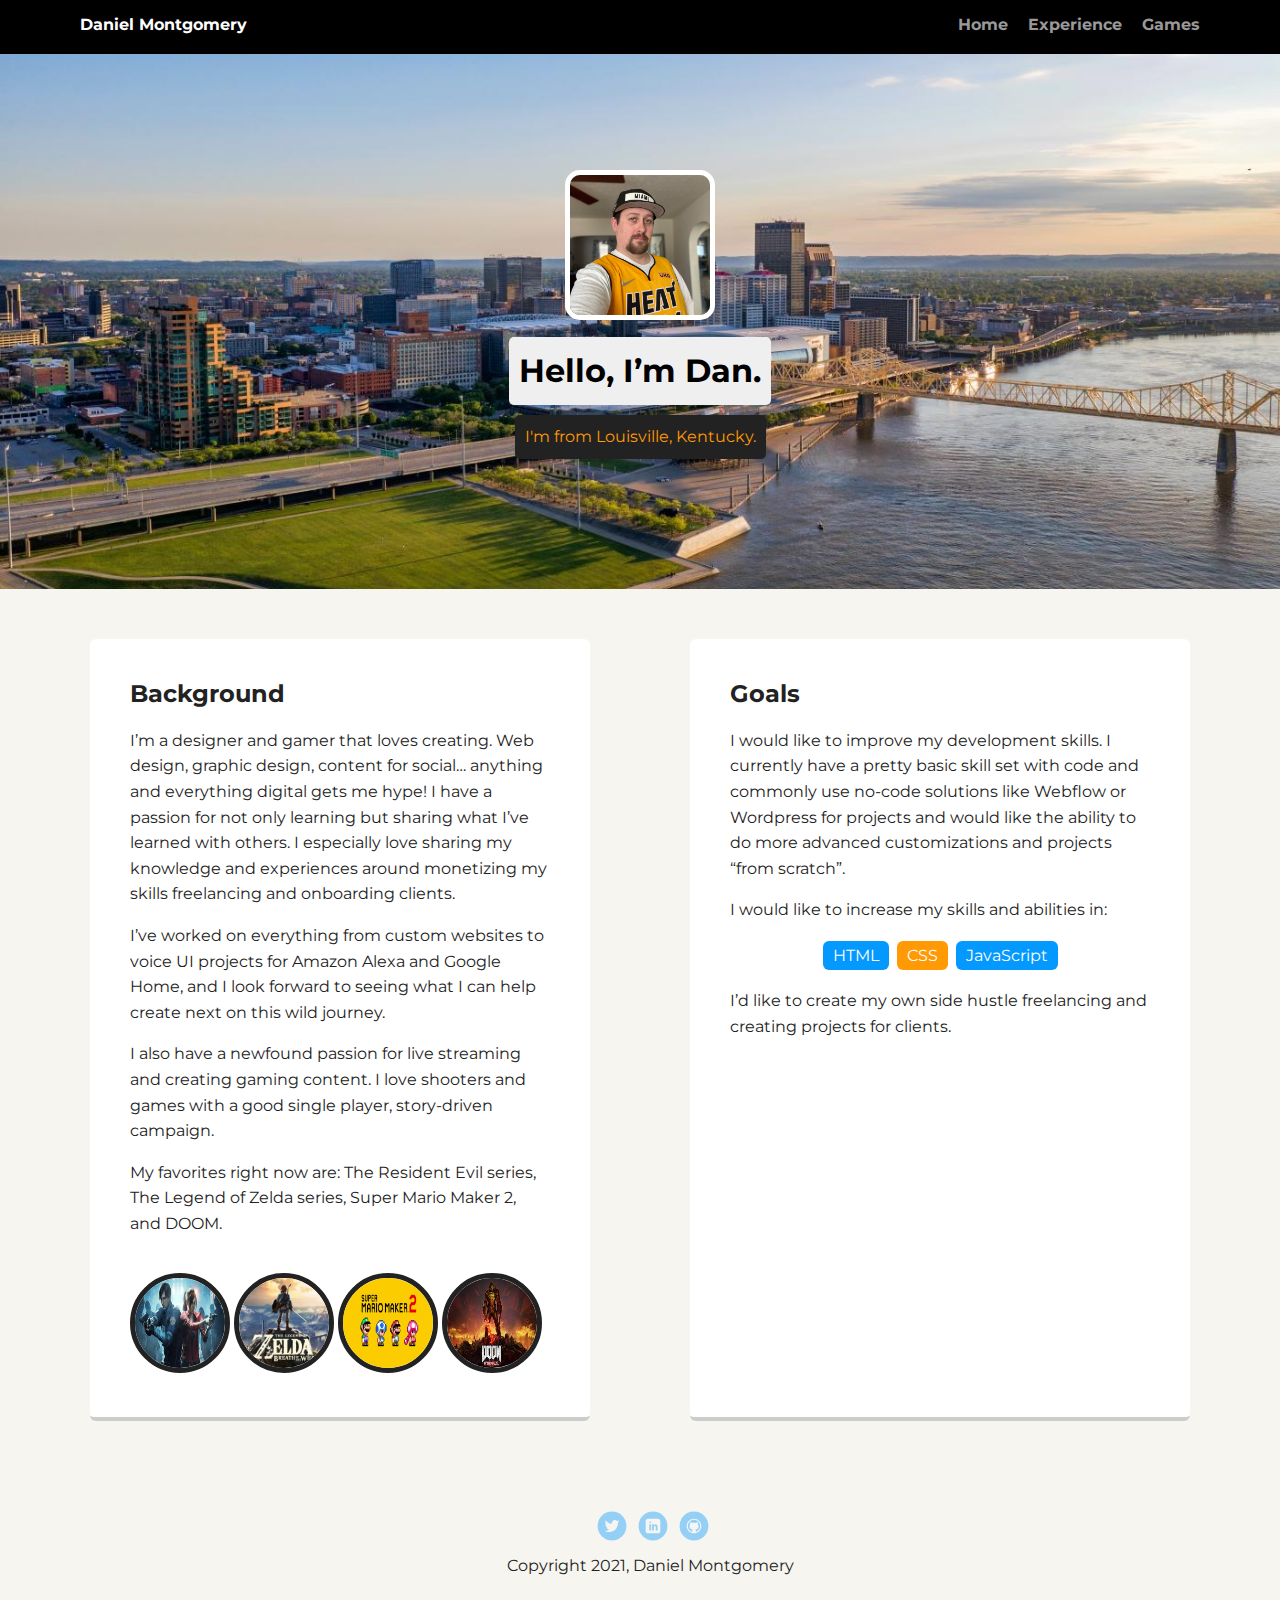
<file: profile_page_v1/index.html>
<!doctype html>
<html lang="en">
<head>
  <meta charset="utf-8">
  <title>Daniel Montgomery's Profile</title>
  <meta name="viewport" content="width=device-width, initial-scale=1.0">
  <link rel="stylesheet" href="styles.css">
  <link rel="preconnect" href="https://fonts.googleapis.com">
  <link rel="preconnect" href="https://fonts.gstatic.com" crossorigin>
  <link href="https://fonts.googleapis.com/css2?family=Montserrat:wght@300;400;500;700;900&display=swap" rel="stylesheet"></head>
  <body>

    <nav class="main-nav">
        <ul class="nav">
          <li class="name">Daniel Montgomery</li>
          <li><a href="index.html">Home</a></li>
          <li><a href="experience.html">Experience</a></li>
          <li><a href="games.html">Games</a></li>
        </ul>
      </nav>

    <header>
      <img src="images/Dan.jpeg" alt="Photograph of Daniel Montgomery" class="profile-image">
      <h1 class="tag name">Hello, I’m Dan.</h1>
      <p class="tag location">I'm from Louisville, Kentucky.</p>
    </header>

    <main class="flex">
      <section class="card">
        <h2>Background</h2>
        <p>I’m a designer and gamer that loves creating. Web design, graphic design, content for social… anything and everything digital gets me hype! I have a passion for not only learning but sharing what I’ve learned with others. I especially love sharing my knowledge and experiences around monetizing my skills freelancing and onboarding clients.</p>
        <p>I’ve worked on everything from custom websites to voice UI projects for Amazon Alexa and Google Home, and I look forward to seeing what I can help create next on this wild journey.</p> 
        <p> I also have a newfound passion for live streaming and creating gaming content. I love shooters and games with a good single player, story-driven campaign.</p>
        <p>My favorites right now are: The Resident Evil series, The Legend of Zelda series, Super Mario Maker 2, and DOOM.</p>
        <img src="images/residentevil.jpeg" alt="Photograph of Daniel Montgomery" class="game-image">
        <img src="images/legendofzelda.jpeg" alt="Photograph of Daniel Montgomery" class="game-image">
        <img src="images/mariomaker.jpg" alt="Photograph of Daniel Montgomery" class="game-image">
        <img src="images/doom.jpeg" alt="Photograph of Daniel Montgomery" class="game-image">
      </section> 

      <section class="card">
        <h2>Goals</h2>
        <p>I would like to improve my development skills. I currently have a pretty basic skill set with code and commonly use no-code solutions like Webflow or Wordpress for projects and would like the ability to do more advanced customizations and projects “from scratch”.</p>
        <p>I would like to increase my skills and abilities in:</p>
        <ul class="skills">
          <li>HTML</li>
          <li>CSS</li>
          <li>JavaScript</li>
        </ul>
        <p>I’d like to create my own side hustle freelancing and creating projects for clients.</p>
      </section> 

    </main>
    <footer>
      <ul>
        <li><a href="https://twitter.com/nocodedan" class="social twitter">Twitter</a></li>
        <li><a href="https://linkedin.com/in/nocodedan" class="social linkedin">LinkedIn</a></li>
        <li><a href="https://github.com/danclinton" class="social github">Github</a></li>
      </ul>
      <p class="copyright">Copyright 2021, Daniel Montgomery</p>
    </footer>
  </body>
  </html>
</file>
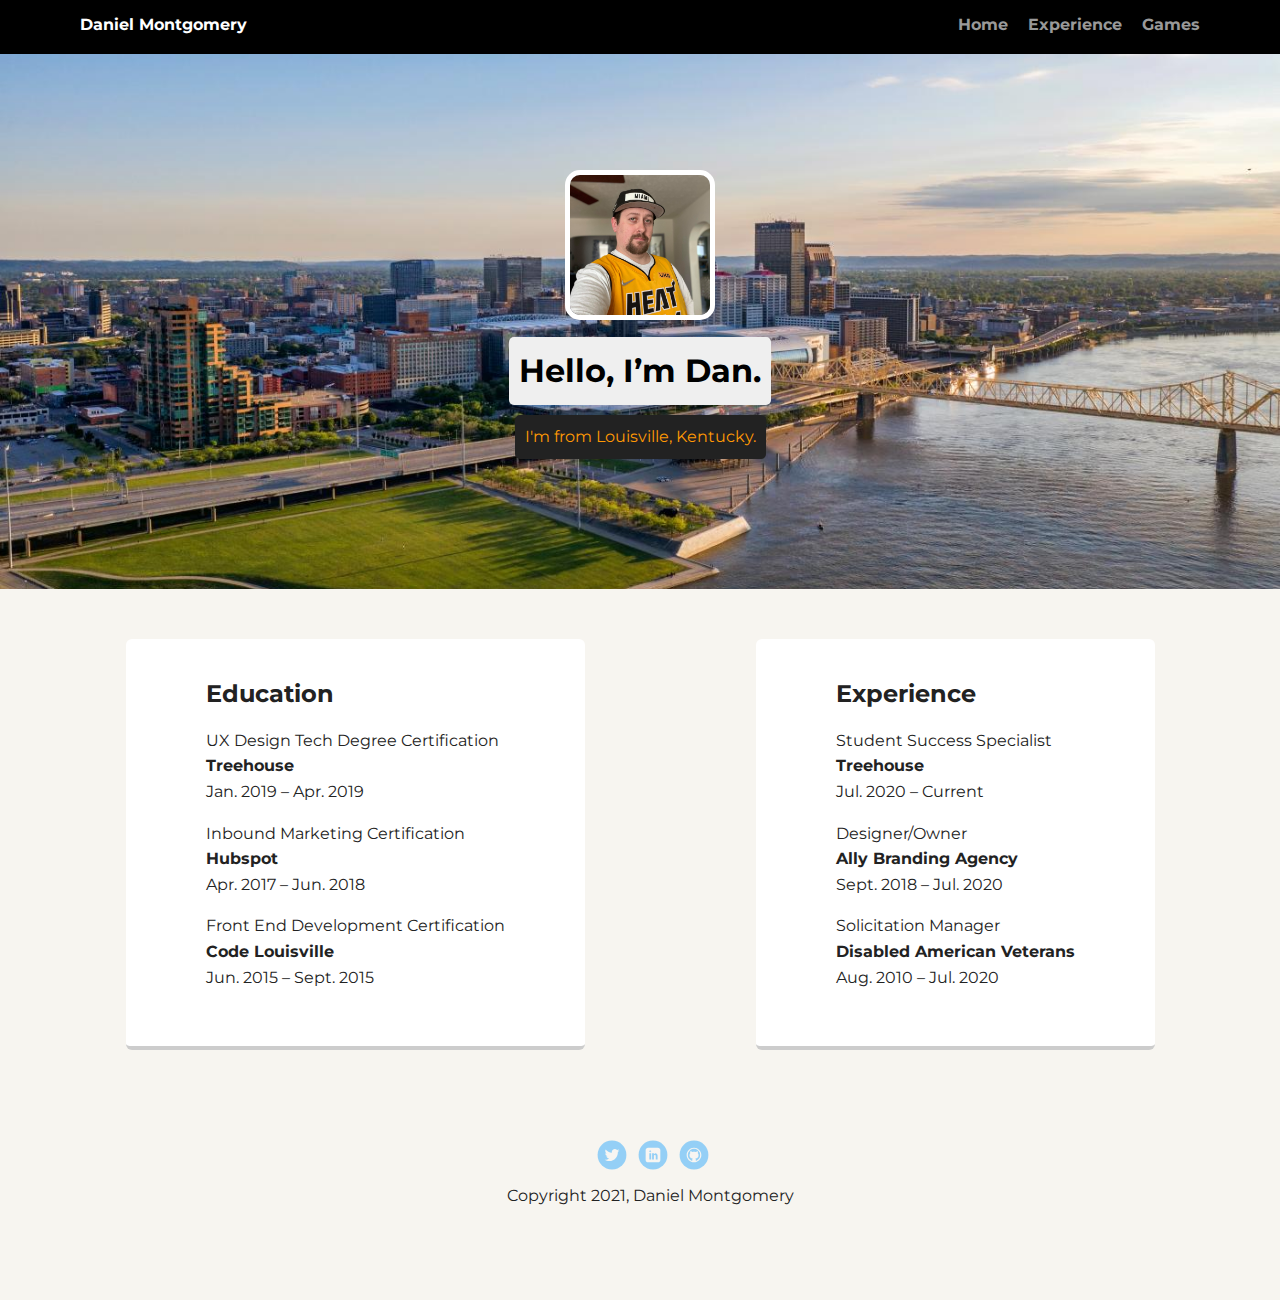
<file: profile_page_v1/experience.html>
<!doctype html>
<html lang="en">
<head>
  <meta charset="utf-8">
  <title>Daniel Montgomery's Profile</title>
  <meta name="viewport" content="width=device-width, initial-scale=1.0">
  <link rel="stylesheet" href="styles.css">
  <link rel="preconnect" href="https://fonts.googleapis.com">
  <link rel="preconnect" href="https://fonts.gstatic.com" crossorigin>
  <link href="https://fonts.googleapis.com/css2?family=Montserrat:wght@300;400;500;700;900&display=swap" rel="stylesheet"></head>
  <body>

    <nav class="main-nav">
        <ul class="nav">
          <li class="name">Daniel Montgomery</li>
          <li><a href="index.html">Home</a></li>
          <li><a href="experience.html">Experience</a></li>
          <li><a href="games.html">Games</a></li>
        </ul>
      </nav>

    <header>
      <img src="images/Dan.jpeg" alt="Photograph of Daniel Montgomery" class="profile-image">
      <h1 class="tag name">Hello, I’m Dan.</h1>
      <p class="tag location">I'm from Louisville, Kentucky.</p>
    </header>

    <main class="flex">
      <section class="expcard">
      <h2>Education</h2>
        <p>UX Design Tech Degree Certification
        <br><b>Treehouse</b>
        <br>Jan. 2019 – Apr. 2019</p>

        <p>Inbound Marketing Certification
        <br><b>Hubspot</b>
        <br>Apr. 2017 – Jun. 2018</p>

        <p>Front End Development Certification
        <br><b>Code Louisville</b>
        <br>Jun. 2015 – Sept. 2015</p>
        </section> 

      <section class="expcard">
        <h2>Experience</h2>
            <p>Student Success Specialist
            <br><b>Treehouse</b>
            <br>Jul. 2020 – Current</p>
     
             <p>Designer/Owner
             <br><b>Ally Branding Agency</b>
             <br>Sept. 2018 – Jul. 2020</p>
     
             <p>Solicitation Manager
             <br><b>Disabled American Veterans</b>
             <br>Aug. 2010 – Jul. 2020</p>
             </section> 

    </main>
    <footer>
      <ul>
        <li><a href="https://twitter.com/nocodedan" class="social twitter">Twitter</a></li>
        <li><a href="https://linkedin.com/in/nocodedan" class="social linkedin">LinkedIn</a></li>
        <li><a href="https://github.com/danclinton" class="social github">Github</a></li>
      </ul>
      <p class="copyright">Copyright 2021, Daniel Montgomery</p>
    </footer>
  </body>
  </html>
</file>
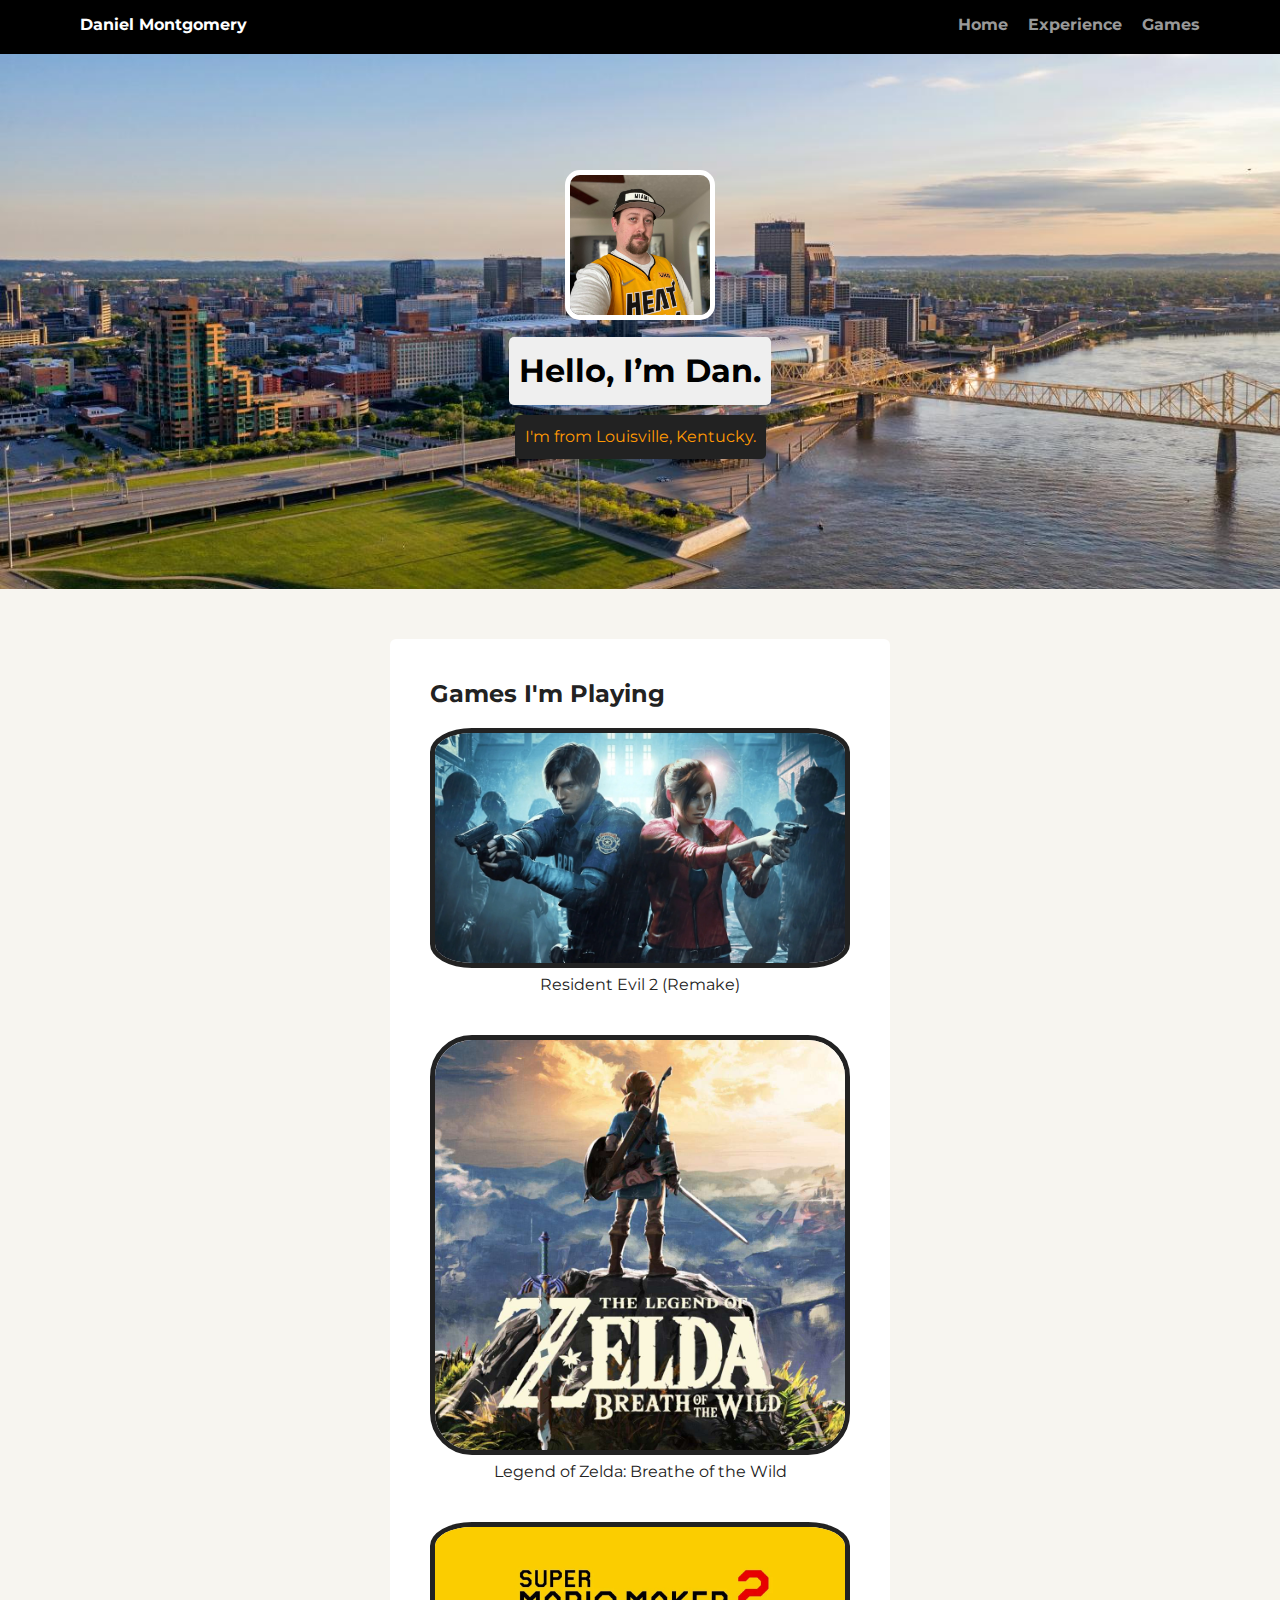
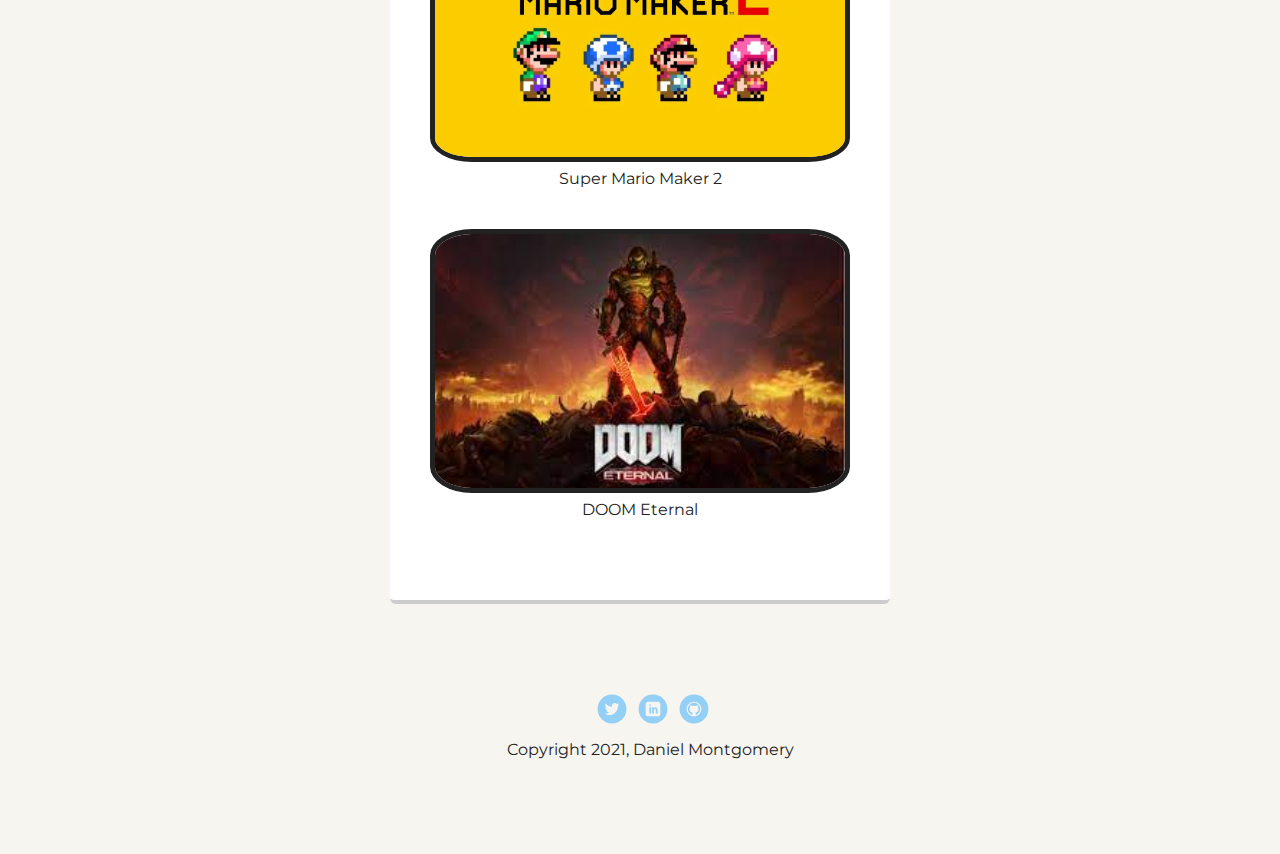
<file: profile_page_v1/games.html>
<!doctype html>
<html lang="en">
<head>
  <meta charset="utf-8">
  <title>Daniel Montgomery's Profile</title>
  <meta name="viewport" content="width=device-width, initial-scale=1.0">
  <link rel="stylesheet" href="styles.css">
  <link rel="preconnect" href="https://fonts.googleapis.com">
  <link rel="preconnect" href="https://fonts.gstatic.com" crossorigin>
  <link href="https://fonts.googleapis.com/css2?family=Montserrat:wght@300;400;500;700;900&display=swap" rel="stylesheet"></head>
  <body>

    <nav class="main-nav">
        <ul class="nav">
          <li class="name">Daniel Montgomery</li>
          <li><a href="index.html">Home</a></li>
          <li><a href="experience.html">Experience</a></li>
          <li><a href="games.html">Games</a></li>
        </ul>
      </nav>

    <header>
      <img src="images/Dan.jpeg" alt="Photograph of Daniel Montgomery" class="profile-image">
      <h1 class="tag name">Hello, I’m Dan.</h1>
      <p class="tag location">I'm from Louisville, Kentucky.</p>
    </header>

    <main class="flex">
      <section class="card">
        <h2>Games I'm Playing</h2>
        <img src="images/residentevil.jpeg" alt="Photograph of Daniel Montgomery" class="gamepage-image">
        <p class="gametitles">Resident Evil 2 (Remake)</p>
        <img src="images/legendofzelda.jpeg" alt="Photograph of Daniel Montgomery" class="gamepage-image">
        <p class="gametitles">Legend of Zelda: Breathe of the Wild</p> 
        <img src="images/mariomaker.jpg" alt="Photograph of Daniel Montgomery" class="gamepage-image">
        <p class="gametitles">Super Mario Maker 2</p>
        <img src="images/doom.jpeg" alt="Photograph of Daniel Montgomery" class="gamepage-image">
        <p class="gametitles">DOOM Eternal</p>
      </section> 

    </main>
    <footer>
      <ul>
        <li><a href="https://twitter.com/nocodedan" class="social twitter">Twitter</a></li>
        <li><a href="https://linkedin.com/in/nocodedan" class="social linkedin">LinkedIn</a></li>
        <li><a href="https://github.com/danclinton" class="social github">Github</a></li>
      </ul>
      <p class="copyright">Copyright 2021, Daniel Montgomery</p>
    </footer>
  </body>
  </html>
</file>
<file: profile_page_v1/styles.css>
/* Global Layout Set-up */
* { 
  box-sizing: border-box;
}
  
body {
  margin: 0;
  padding: 0;
  text-align: center;
  font-family: 'Montserrat', sans-serif;
  color: #222;
  background: #f7f5f0;
}
/* Link Styles */

a {
  text-decoration: none;
  color: #999;
}
a:hover {
  color: #6633ff;
}

/* Section Styles */

.main-nav {
  width: 100%;
  background: black;
  min-height: 30px;
  padding: 10px;
  position: fixed;
  text-align: center;
}
.nav {
  display: flex;
  justify-content: space-around;
  font-weight: 700;
  list-style-type: none;
  margin: 0 auto;
  padding: 0;
}

.nav .name {
    display: block;
    margin-right: auto;
    color: white;
}
.nav li {
  padding: 5px 10px 10px 10px;
}
.nav a {
  transition: all .5s;
}
.nav a:hover {
  color: white
}

header {
  text-align: center;
  background: url('images/louskyline.jpeg') no-repeat top center ;
  background-size: cover;
  overflow: hidden;
  padding: 120px 0px;
}
header {
  line-height: 1.5;
}
header .profile-image {
  margin-top: 50px;
  width: 150px;
  height: 150px;
  border-radius: 10%;
  border: 5px solid white;
  transition: all .5s;
}
header .profile-image:hover {
  transform: scale(1.2) rotate(360deg);
}
.tag {
  background-color: #efefef;
  color: black;
  padding: 10px;
  border-radius: 5px;
  display: table;
  margin: 10px auto;
} 
.location {
  background-color: #222;
  color: #ff9904;
}
.card {
  margin: 30px;
  padding: 20px 40px 40px;
  max-width: 500px;
  text-align: left;
  background: #fff;
  border-bottom: 4px solid #ccc;
  border-radius: 6px;
  transition: all .5s;
}
.card:hover {
  border-color: #ff99ff;
}
.card .game-image {
  margin-top: 20px;
  width: 100px;
  height: 100px;
  border-radius: 50%;
  border: 5px solid #222;
  transition: all .5s;
}
.game-image:hover {
  transform: scale(1.7) rotate(360deg);
}
.card .gamepage-image {
  margin-top: 0px;
  width: 100%;
  height: auto;
  border-radius: 10%;
  border: 5px solid #222;
  transition: all .5s;
}


.expcard {
  margin: 30px;
  padding: 20px 80px 40px;
  max-width: 500px;
  text-align: left;
  background: #fff;
  border-bottom: 4px solid #ccc;
  border-radius: 6px;
  transition: all .5s;
}
.expcard:hover {
  border-color: #ff99ff;
}

.boldtext {
font-weight: 700;

}


ul.skills {
  padding: 0;
  text-align: center;
}

.skills li {
  border-radius: 6px;
  display: inline-block;
  background: #ff9904;
  color: white;
  padding: 5px 10px;
  margin: 2px;
}

.skills li:nth-child(odd) {
  background: #0399ff;
}

.gametitles {
margin-top: 0px;
padding-bottom: 5%;
text-align: center;
}

footer {
  width: 100%;
  min-height: 30px;
  padding: 20px 0 40px 20px;
}

footer .copyright {
  top: -8px;
  font-size: .75em;
}

footer ul {
  list-style-type: none;
  margin: 0;
  padding: 0;
}

footer ul li {
  display: inline-block;
}

a.social {
  display: inline-block;
  text-indent: -9999px;
  margin-left: 5px;
  width: 30px;
  height: 30px;
  background-size: 30px 30px;
  opacity: .4;
  transition: all .5s;
}
a.twitter {
  background-image: url(images/twitter.svg);
}
a.linkedin {
  background-image: url(images/linkedin.svg);
}
a.github {
  background-image: url(images/github.svg);
}
a.social:hover {
  opacity: 1;
}
.clearfix {
  clear: both;
}

/* Styles for larger screens */
@media screen and (min-width: 720px) {
  
  .flex {
      display: -ms-flexbox;      /* TWEENER - IE 10 */
      display: flex; 
      max-width: 1200px;
      -ms-flex-pack: distribute;
      justify-content: space-around;
      margin: 0 auto;
  }

  header {
    min-height: 470px;
  }

  .nav {
    max-width: 1200px;
    padding: 0 30px;
  }


  main {
    padding-top: 20px;
  }

  main p {
    line-height: 1.6em;
  }

  footer {
    font-size: 1.3em;
    max-width: 1200px;
    margin: 40px auto;
  }

}
</file>
